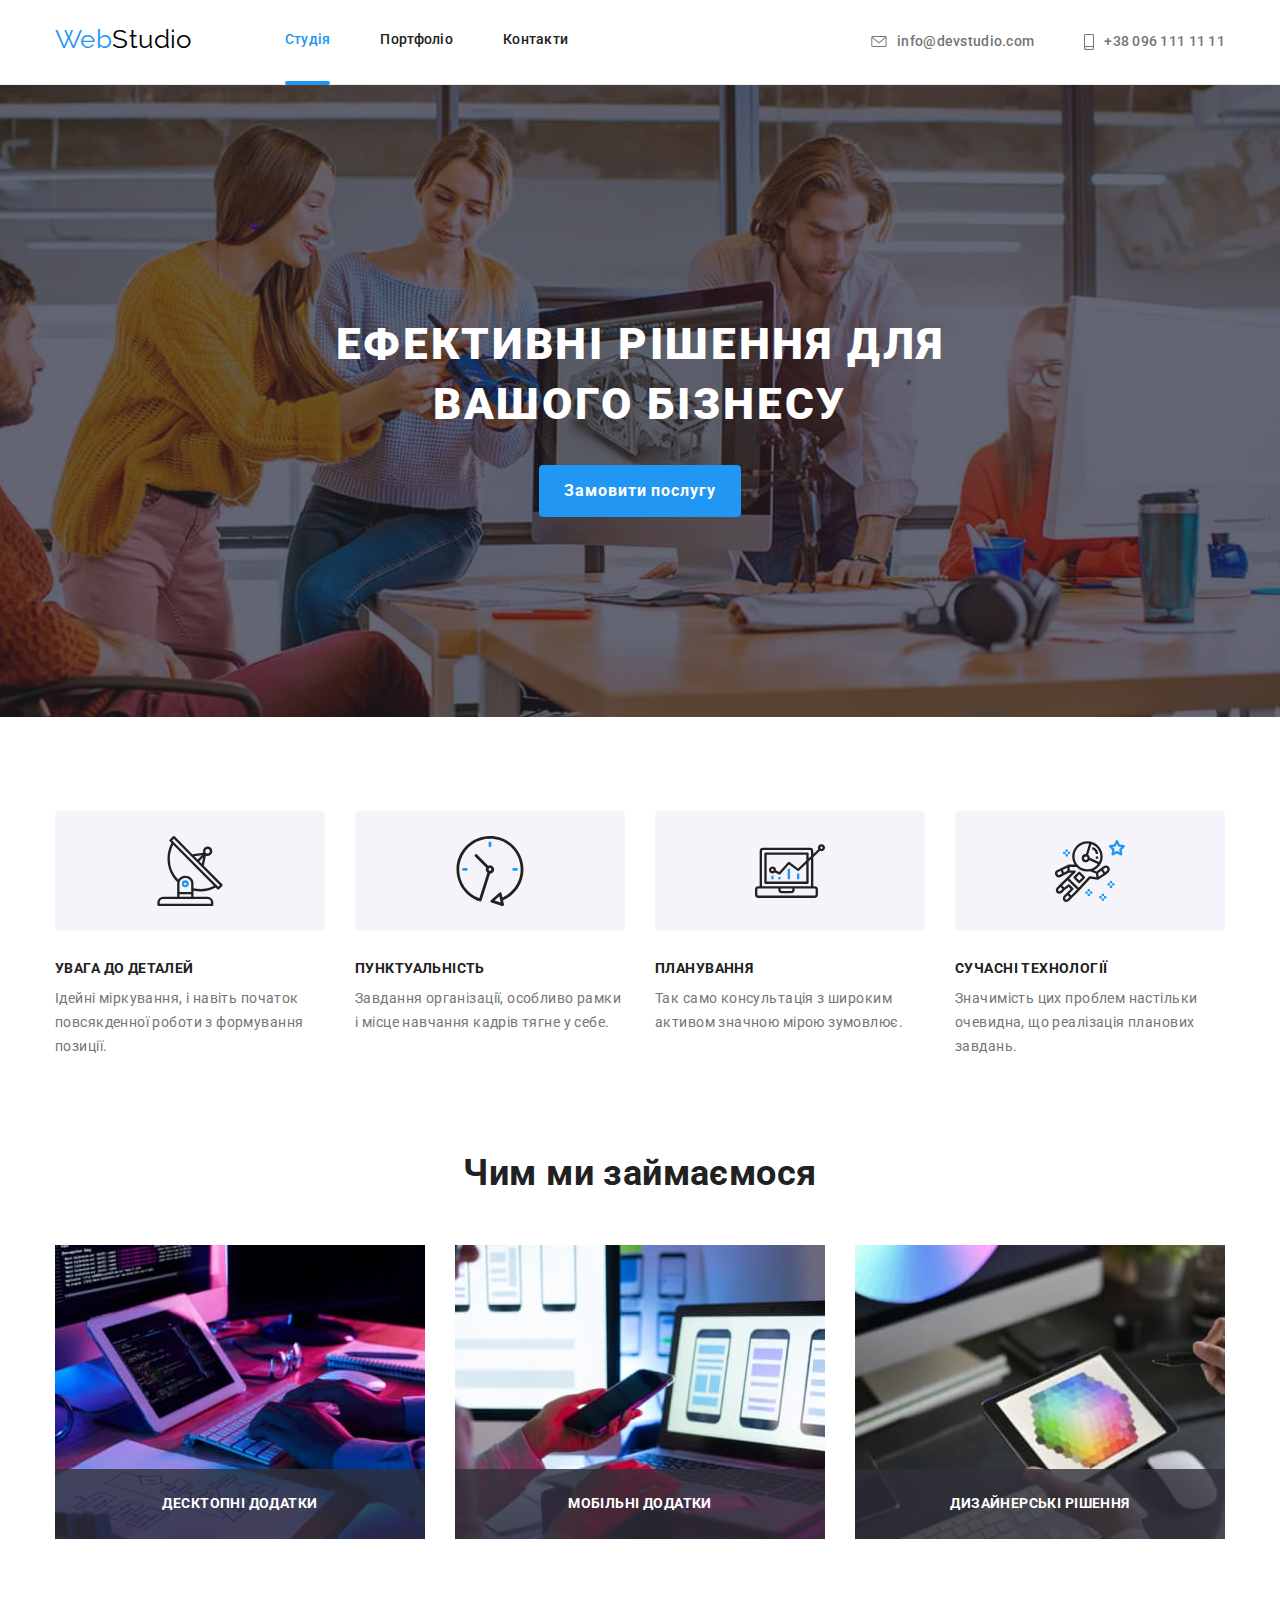
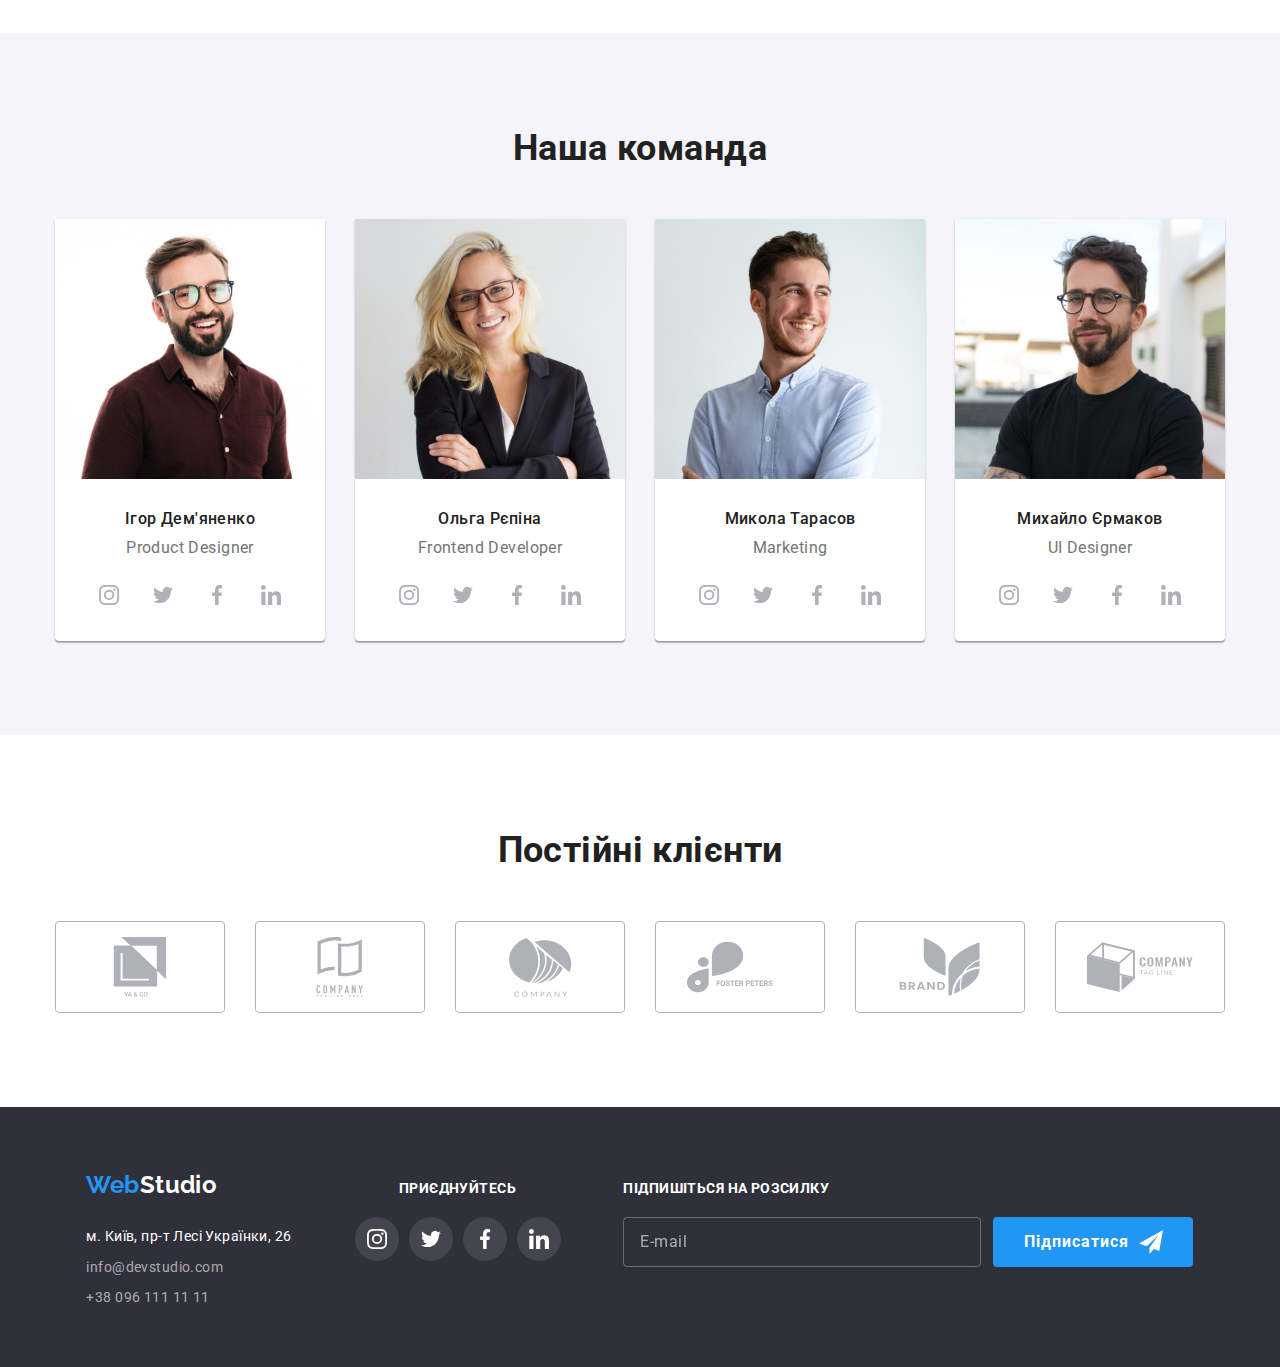
<file: index.html>
<!DOCTYPE html>
<html lang="uk">

<head>
  <meta charset="UTF-8" />
  <meta http-equiv="X-UA-Compatible" content="IE=edge" />
  <meta name="viewport" content="width=device-width, initial-scale=1.0" />
  <title>Студія</title>
  <link
    href="https://fonts.googleapis.com/css2?family=Raleway:wght@700;900&family=Roboto:wght@400;500;700;900&display=swap"
    rel="stylesheet" />
  <link rel="stylesheet"
    href="https://cdnjs.cloudflare.com/ajax/libs/modern-normalize/1.1.0/modern-normalize.min.css" />
  <link rel="stylesheet" href="./css/main.min.css" />
</head>

<body>
<!--Header-->
  <header class="header">
    <div class="conteiner header__conteiner">
      <a class="header__logo" href="./index.html">Web<span class="header__web">Studio</span></a>
      <button type="button" class="menu-open" data-menu-open>
        <svg class="menu-open-icon" width="40" height="40">
          <use href="./images/icons.svg#icon-menu_open">
          </use>
        </svg>
      </button>
<!--Mob Menu-->      
      <div class="mob-menu is-hidden" data-menu>
        <button type="button" class="menu-close" data-menu-close>
          <svg class="menu-close-icon" width="40" height="40">
            <use href="./images/icons.svg#icon-close">
            </use>
          </svg>
        </button>
        <div class="conteiner-menu">
          <div class="mobile-top-list">
            <ul class="mobile-list list">
              <li class="mobile-list__item">
                <a href="./index.html" class="mobile-list__link currently">Студія</a>
              </li>
              <li class="mobile-list__item">
                <a href="./portfolio.html" class="mobile-list__link">Портфоліо</a>
              </li>
              <li class="mobile-list__item">
                <a href="#" class="mobile-list__link">Контакти</a>
              </li>
            </ul>
          </div>
          <div class="mobile-bottom-list">
            <ul class="mobile-contact list">
              <li class="mobile-contact__item">
                <a href="tel:+380961111111"
                class="mobile-contact__link tel">+38 096 111 11 11</a>
              </li>
              <li class="mobile-contact__item">
                <a href="mailto:info@devstudio.com"
                class="mobile-contact__link mail">info@devstudio.com</a>
              </li>
            </ul>
            <ul class="soclink list">
              <li class="soclink__item">
                <a class="soclink__link link" 
                href="" 
                target="blank" 
                rel="noopener noreferrer nofollow">Instagram</a>
              </li>
              <li class="soclink__item">
                <a class="soclink__link link" 
                href="" 
                target="blank" 
                rel="noopener noreferrer nofollow">Twitter</a>
              </li>
              <li class="soclink__item">
                <a class="soclink__link link" 
                href="" 
                target="blank" 
                rel="noopener noreferrer nofollow">Facebook</a>
              </li>
              <li class="soclink__item">
                <a class="soclink__link link" 
                href="" 
                target="blank" 
                rel="noopener noreferrer nofollow">Linkedin</a>
              </li>
            </ul>
          </div>
        </div>
      </div>
      <nav class="navigation">
        <ul class="navigation__menu list">
          <li class="navigation__item">
            <a href="./index.html" class="navigation__link current">Студія</a>
          </li>
          <li class="navigation__item">
            <a href="./portfolio.html" class="navigation__link">Портфоліо</a>
          </li>
          <li class="navigation__item">
            <a href="#" class="navigation__link">Контакти</a>
          </li>
        </ul>
      </nav>
      <ul class="contacts list">
        <li class="contacts__item">
          <a href="mailto:info@devstudio.com" class="contacts__link mail">
            <svg class="contacts__icon" width="16px" height="12px">
              <use href="./images/icons.svg#icon-envelope"></use>
            </svg>info@devstudio.com</a>
        </li>
        <li class="contacts__item">
          <a href="tel:+380961111111" class="contacts__link tel">
            <svg class="contacts__icon" width="10px" height="16px">
              <use href="./images/icons.svg#icon-smartphone"></use>
            </svg> +38 096 111 11 11</a>
        </li>
      </ul>
    </div>
  </header>
  <main>
<!--Hero-->
    <section class="section hero">
      <div class="hero-box">
        <h1 class="hero-title">Ефективні рішення для вашого бізнесу</h1>
        <button type="button" class="button primary" data-modal-open>Замовити послугу</button>
      </div>
    </section>
<!--Features Box-->
    <section class="section">
      <div class="conteiner">
        <h2 class="title-hidden">Особливості</h2>
        <ul class="feature-list list">
          <li class="feature-item">
            <div class="feature-box"><svg class="feature-icon" width="70" height="70">
                <use href="./images/icons.svg#icon-antenna"></use>
              </svg></div>
            <h3 class="feature-title">Увага до деталей</h3>
            <p class="feature-text">
              Ідейні міркування, і навіть початок повсякденної роботи з
              формування позиції.
            </p>
          </li>
          <li class="feature-item">
            <div class="feature-box"><svg class="feature-icon" width="70" height="70">
                <use href="./images/icons.svg#icon-clock"></use>
              </svg></div>
            <h3 class="feature-title">Пунктуальність</h3>
            <p class="feature-text">
              Завдання організації, особливо рамки і місце навчання кадрів
              тягне у себе.
            </p>
          </li>
          <li class="feature-item">
            <div class="feature-box"><svg class="feature-icon" width="70" height="70">
                <use href="./images/icons.svg#icon-diagram"></use>
              </svg></div>
            <h3 class="feature-title">Планування</h3>
            <p class="feature-text">
              Так само консультація з широким активом значною мірою зумовлює.
            </p>
          </li>
          <li class="feature-item">
            <div class="feature-box"><svg class="feature-icon" width="70" height="70">
                <use href="./images/icons.svg#icon-astronaut"></use>
              </svg></div>
            <h3 class="feature-title">Сучасні технології</h3>
            <p class="feature-text">
              Значимість цих проблем настільки очевидна, що реалізація
              планових завдань.
            </p>
          </li>
        </ul>
      </div>
    </section>
<!--Work Options-->
    <section class="section work no-padding">
      <div class="conteiner">
        <h2 class="section-title">Чим ми займаємося</h2>
        <ul class="work-list list">
          <li class="work-item">
            <div class="work-box">
              <picture>
                <source srcset="
                  ./images/photo5.jpg 1x, 
                  ./images/photo5-x2.jpg 2x" 
                  media="(min-width: 1200px" 
                  />
                  <img 
                  src="./images/photo5.jpg" 
                  alt="Людина працює за комп'ютером" 
                  />
              </picture>
              <p class="work-text">Десктопні додатки</p>
            </div>
          </li>
          <li class="work-item">
            <div class="work-box">
              <picture>
                <source srcset="
                  ./images/photo6.jpg 1x, 
                  ./images/photo6-x2.jpg 2x" 
                  media="(min-width: 1200px" 
                  />
                  <img 
                  src="./images/photo6.jpg" 
                  alt="Людина на моніторі розглядає варіанти розмітки сайтів для мобільних пристроїв" 
                  />
              </picture>
              <p class="work-text">Мобільні додатки</p>
            </div>
          </li>
          <li class="work-item">
            <div class="work-box">
              <picture>
                <source srcset="
                  ./images/photo7.jpg 1x, 
                  ./images/photo7-x2.jpg 2x" 
                  media="(min-width: 1200px" 
                  />
                  <img 
                  src="./images/photo7.jpg" 
                  alt="Людина розглядає на планшеті палітру кольорів" 
                  />
              </picture>
              <p class="work-text">Дизайнерські рішення</p>
            </div>
          </li>
        </ul>
      </div>
    </section>
<!--Our team-->
    <section class="section team">
      <div class="conteiner">
        <h2 class="section-title">Наша команда</h2>
        <ul class="team-list list">
          <li class="team-item">
            <picture>
              <source srcset="
              ./images/photo1.jpg 1x, 
              ./images/photo1-x2.jpg 2x"
              media="(min-width: 1200px" 
              />
              <source srcset="
              ./images/photo1-tab-x1.jpg 1x, 
              ./images/photo1-tab-x2.jpg 2x" 
              media="(min-width: 768px" 
              />
              <source srcset="
              ./images/photo1-mob-x1.jpg 1x, 
              ./images/photo1-mob-x2.jpg 2x" 
              media="(min-width: 320px" 
              />
              <img 
              src="./images/photo1.jpg" 
              alt="Хлопець в окулярах та бородою щиро посміхається" 
              />
            </picture>
            <div class="team-content">
              <h3 class="team-title">Ігор Дем'яненко</h3>
              <p class="team-text">Product Designer</p>
              <ul class="team-soc-list list">
                <li class="team-soc-item">
                  <a href="" class="team-soc-link link">
                    <svg class="team-soc-icon" width="20" height="20">
                      <use href="./images/icons.svg#icon-instagram"></use>
                    </svg>
                  </a>
                </li>
                <li class="team-soc-item">
                  <a href="" class="team-soc-link link">
                    <svg class="team-soc-icon" width="20" height="20">
                      <use href="./images/icons.svg#icon-twitter"></use>
                    </svg>
                  </a>
                </li>
                <li class="team-soc-item">
                  <a href="" class="team-soc-link link">
                    <svg class="team-soc-icon" width="20" height="20">
                      <use href="./images/icons.svg#icon-facebook"></use>
                    </svg>
                  </a>
                </li>
                <li class="team-soc-item">
                  <a href="" class="team-soc-link link">
                    <svg class="team-soc-icon" width="20" height="20">
                      <use href="./images/icons.svg#icon-linkedin"></use>
                    </svg>
                  </a>
                </li>
              </ul>
            </div>
          </li>
          <li class="team-item">
            <picture>
              <source srcset="
                ./images/photo2.jpg 1x, 
                ./images/photo2-x2.jpg 2x" 
                media="(min-width: 1200px" 
                />
              <source srcset="
                ./images/photo2-tab-x1.jpg 1x, 
                ./images/photo2-tab-x2.jpg 2x" 
                media="(min-width: 768px" 
                />
              <source srcset="
                ./images/photo2-mob-x1.jpg 1x, 
                ./images/photo2-mob-x2.jpg 2x" 
                media="(min-width: 320px" 
                />
                <img 
                src="./images/photo2.jpg" 
                alt="Білява дівчина посміхається" 
                />
            </picture>
            <div class="team-content">
              <h3 class="team-title">Ольга Рєпіна</h3>
              <p class="team-text">Frontend Developer</p>
              <ul class="team-soc-list list">
                <li class="team-soc-item">
                  <a href="" class="team-soc-link link">
                    <svg class="team-soc-icon" width="20" height="20">
                      <use href="./images/icons.svg#icon-instagram"></use>
                    </svg>
                  </a>
                </li>
                <li class="team-soc-item">
                  <a href="" class="team-soc-link link">
                    <svg class="team-soc-icon" width="20" height="20">
                      <use href="./images/icons.svg#icon-twitter"></use>
                    </svg>
                  </a>
                </li>
                <li class="team-soc-item">
                  <a href="" class="team-soc-link link">
                    <svg class="team-soc-icon" width="20" height="20">
                      <use href="./images/icons.svg#icon-facebook"></use>
                    </svg>
                  </a>
                </li>
                <li class="team-soc-item">
                  <a href="" class="team-soc-link link">
                    <svg class="team-soc-icon" width="20" height="20">
                      <use href="./images/icons.svg#icon-linkedin"></use>
                    </svg>
                  </a>
                </li>
              </ul>
            </div>
          </li>
          <li class="team-item">
            <picture>
              <source srcset="
                ./images/photo3.jpg 1x, 
                ./images/photo3-x2.jpg 2x" 
                media="(min-width: 1200px" 
                />
              <source srcset="
                ./images/photo3-tab-x1.jpg 1x, 
                ./images/photo3-tab-x2.jpg 2x" 
                media="(min-width: 768px" 
                />
              <source srcset="
                ./images/photo3-mob-x1.jpg 1x, 
                ./images/photo3-mob-x2.jpg 2x" 
                media="(min-width: 320px" 
                />
                <img 
                src="./images/photo3.jpg" 
                alt="Хлопець в білій сорочці посміхається" 
                />
            </picture>
            <div class="team-content">
              <h3 class="team-title">Микола Тарасов</h3>
              <p class="team-text">Marketing</p>
              <ul class="team-soc-list list">
                <li class="team-soc-item">
                  <a href="" class="team-soc-link link">
                    <svg class="team-soc-icon" width="20" height="20">
                      <use href="./images/icons.svg#icon-instagram"></use>
                    </svg>
                  </a>
                </li>
                <li class="team-soc-item">
                  <a href="" class="team-soc-link link">
                    <svg class="team-soc-icon" width="20" height="20">
                      <use href="./images/icons.svg#icon-twitter"></use>
                    </svg>
                  </a>
                </li>
                <li class="team-soc-item">
                  <a href="" class="team-soc-link link">
                    <svg class="team-soc-icon" width="20" height="20">
                      <use href="./images/icons.svg#icon-facebook"></use>
                    </svg>
                  </a>
                </li>
                <li class="team-soc-item">
                  <a href="" class="team-soc-link link">
                    <svg class="team-soc-icon" width="20" height="20">
                      <use href="./images/icons.svg#icon-linkedin"></use>
                    </svg>
                  </a>
                </li>
              </ul>
            </div>
          </li>
          <li class="team-item">
            <picture>
              <source srcset="
                ./images/photo4.jpg 1x, 
                ./images/photo4-x2.jpg 2x" 
                media="(min-width: 1200px" 
                />
              <source srcset="
                ./images/photo4-tab-x1.jpg 1x, 
                ./images/photo4-tab-x2.jpg 2x" 
                media="(min-width: 768px" 
                />
              <source srcset="
                ./images/photo4-mob-x1.jpg 1x, 
                ./images/photo4-mob-x2.jpg 2x" 
                media="(min-width: 320px" 
                />
                <img 
                src="./images/photo4.jpg" 
                alt="Чорнявий хлопець в окулярах та борідкою посміхається " 
                />
            </picture>
            <div class="team-content">
              <h3 class="team-title">Михайло Єрмаков</h3>
              <p class="team-text">UI Designer</p>
              <ul class="team-soc-list list">
                <li class="team-soc-item">
                  <a href="" class="team-soc-link link">
                    <svg class="team-soc-icon" width="20" height="20">
                      <use href="./images/icons.svg#icon-instagram"></use>
                    </svg>
                  </a>
                </li>
                <li class="team-soc-item">
                  <a href="" class="team-soc-link link">
                    <svg class="team-soc-icon" width="20" height="20">
                      <use href="./images/icons.svg#icon-twitter"></use>
                    </svg>
                  </a>
                </li>
                <li class="team-soc-item">
                  <a href="" class="team-soc-link link">
                    <svg class="team-soc-icon" width="20" height="20">
                      <use href="./images/icons.svg#icon-facebook"></use>
                    </svg>
                  </a>
                </li>
                <li class="team-soc-item">
                  <a href="" class="team-soc-link link">
                    <svg class="team-soc-icon" width="20" height="20">
                      <use href="./images/icons.svg#icon-linkedin"></use>
                    </svg>
                  </a>
                </li>
              </ul>
            </div>
          </li>
        </ul>
      </div>
    </section>
<!--Client Box-->
    <section class="section client">
      <div class="conteiner">
        <h2 class="section-title">Постійні клієнти</h2>
        <ul class="client-list list">
          <li class="client-item">
            <a href="" class="client-link link">
              <svg class="client-soc-icon" width="106" height="60">
                <use href="./images/icons.svg#icon-yaco"></use>
              </svg>
            </a>
          </li>
          <li class="client-item">
            <a href="" class="client-link link">
              <svg class="client-soc-icon" width="106" height="60">
                <use href="./images/icons.svg#icon-tagline"></use>
              </svg>
            </a>
          </li>
          <li class="client-item">
            <a href="" class="client-link link">
              <svg class="client-soc-icon" width="106" height="60">
                <use href="./images/icons.svg#icon-company-three"></use>
              </svg>
            </a>
          </li>
          <li class="client-item">
            <a href="" class="client-link link">
              <svg class="client-soc-icon" width="106" height="60">
                <use href="./images/icons.svg#icon-foster-peters"></use>
              </svg>
            </a>
          </li>
          <li class="client-item">
            <a href="" class="client-link link">
              <svg class="client-soc-icon" width="106" height="60">
                <use href="./images/icons.svg#icon-brand"></use>
              </svg>
            </a>
          </li>
          <li class="client-item">
            <a href="" class="client-link link">
              <svg class="client-soc-icon" width="106" height="60">
                <use href="./images/icons.svg#icon-company-tagline"></use>
              </svg>
            </a>
          </li>
        </ul>
      </div>
    </section>
  </main>
<!--Footer-->
  <footer class="section-basement">
    <div class="footer-box conteiner">
      <div class="section-box">
      <div class="logo-secondary">
        <a class="logo-secondary__link" href="./index.html">Web<span class="logo-secondary__web">Studio</span></a>
      </div>
      <div class="address-box">
        <address>
            <ul class="address list">
              <li class="address__map">
                <a href="https://goo.gl/maps/CPtrU1FHBa2aNyZL9" target="_blank" rel="noopener noreferrer nofollow"
                class="address__map-link link">м. Київ, пр-т Лесі Українки, 26</a>
              </li>
              <li class="address__mail">
                <a href="mailto:info@devstudio.com" class="address__mail-link link">info@devstudio.com</a>
              </li>
              <li class="address__tel">
                <a href="tel:+380961111111" class="address__tel-link link">+38 096 111 11 11</a>
              </li>
            </ul>
        </address>
      </div>
    </div>
      <div class="social">
        <h2 class="social__title">Приєднуйтесь</h2>
        <ul class="social__list list">
            <li class="social__item">
              <a href="" class="social__link link">
                <svg class="social__icon" width="20" height="20">
                  <use href="./images/icons.svg#icon-instagram"></use>
                </svg>
              </a>
            </li>
            <li class="social__item">
              <a href="" class="social__link link">
                <svg class="social__icon" width="20" height="20">
                  <use href="./images/icons.svg#icon-twitter"></use>
                </svg>
              </a>
            </li>
            <li class="social__item">
              <a href="" class="social__link link">
                <svg class="social__icon" width="20" height="20">
                  <use href="./images/icons.svg#icon-facebook"></use>
                </svg>
              </a>
            </li>
            <li class="social__item">
              <a href="" class="social__link link">
                <svg class="social__icon" width="20" height="20">
                  <use href="./images/icons.svg#icon-linkedin"></use>
                </svg>
              </a>
            </li>
        </ul>
      </div>
      <div class="sign">
        <p class="sign__text">Підпишіться на розсилку</p>
        <form action="#" class="sign__form">
            <input type="email" name="email" placeholder="E-mail" class="sign__input">
            <button type="submit" class="sign__button">Підписатися
              <svg class="sign__icon" width="24" height="24">
                <use href="./images/icons.svg#icon-icon-send"></use>
              </svg>
            </button>
        </form>
      </div>
    </div>
  </footer>
<!--Modal Box-->
  <div class="backdrop is-hidden" data-modal>
    <div class="modal">
      <button type="button" class="modal-close" data-modal-close>
        <svg class="modal-close-icon" width="18" height="18">
          <use href="./images/icons.svg#icon-close"></use>
        </svg>
      </button>
      <p class="modal-title">Залиште свої дані, ми вам передзвонимо</p>
      <form class="modal-form">
        <div class="modal-field">
        <label for="user-name" class="input-lable">Ім'я</label>
          <div class="input-wrap">
            <input type="text" name="user-name" class="modal-input" placeholder="" id="user-name"/>
            <svg class="modal-input-icon" width="18" height="18">
              <use href="./images/icons.svg#icon-person">
              </use>
            </svg>
          </div>
        </div>
        <div class="modal-field">
          <label for="user-tel" class="input-lable">Телефон</label>
          <div class="input-wrap">
            <input type="tel" name="user-tel" class="modal-input" placeholder="" id="user-tel"/>
            <svg class="modal-input-icon" width="18" height="18">
              <use href="./images/icons.svg#icon-phone">
              </use>
            </svg>
          </div>
        </div>
        <div class="modal-field">
          <label for="user-email" class="input-lable">Пошта</label>
          <div class="input-wrap">
            <input type="email" name="user-email" class="modal-input" placeholder="" id="user-email" />
            <svg class="modal-input-icon" width="18" height="18">
              <use href="./images/icons.svg#icon-email">
              </use>
            </svg>
          </div>
        </div>
        <div class="modal-field-comment">
          <label for="user-comment" class="input-lable">Коментар</label>
          <textarea 
            name="user-comment" 
            id="user-comment" 
            class="modal-text" 
            placeholder="Введіть текст"></textarea>
        </div>
        <div class="check-box">
          <input 
          type="checkbox" 
          name="checkbox" 
          id="checkbox" 
          class="check-input">
          <label 
          for="checkbox" 
          class="check-lable">
          <span class="check-icon-title">
            <svg class="check-icon">
              <use href="./images/icons.svg#icon-icon-check"></use>
            </svg>
          </span>
          <span class="check-text">Погоджуюся з розсилкою та приймаю</span>
          <span class="check-link-title">
            <a href="./index.html" class="check-link">Умови договору</a>
          </span>
        </label>
      </div>
      <button type="submit" class="send-modal-button">Відправити</button>
      </form>
    </div>
  </div>
  <script src="./js/modal.js"></script>
  <script src="./js/mobile-menu.js"></script>
</body>

</html>
</file>
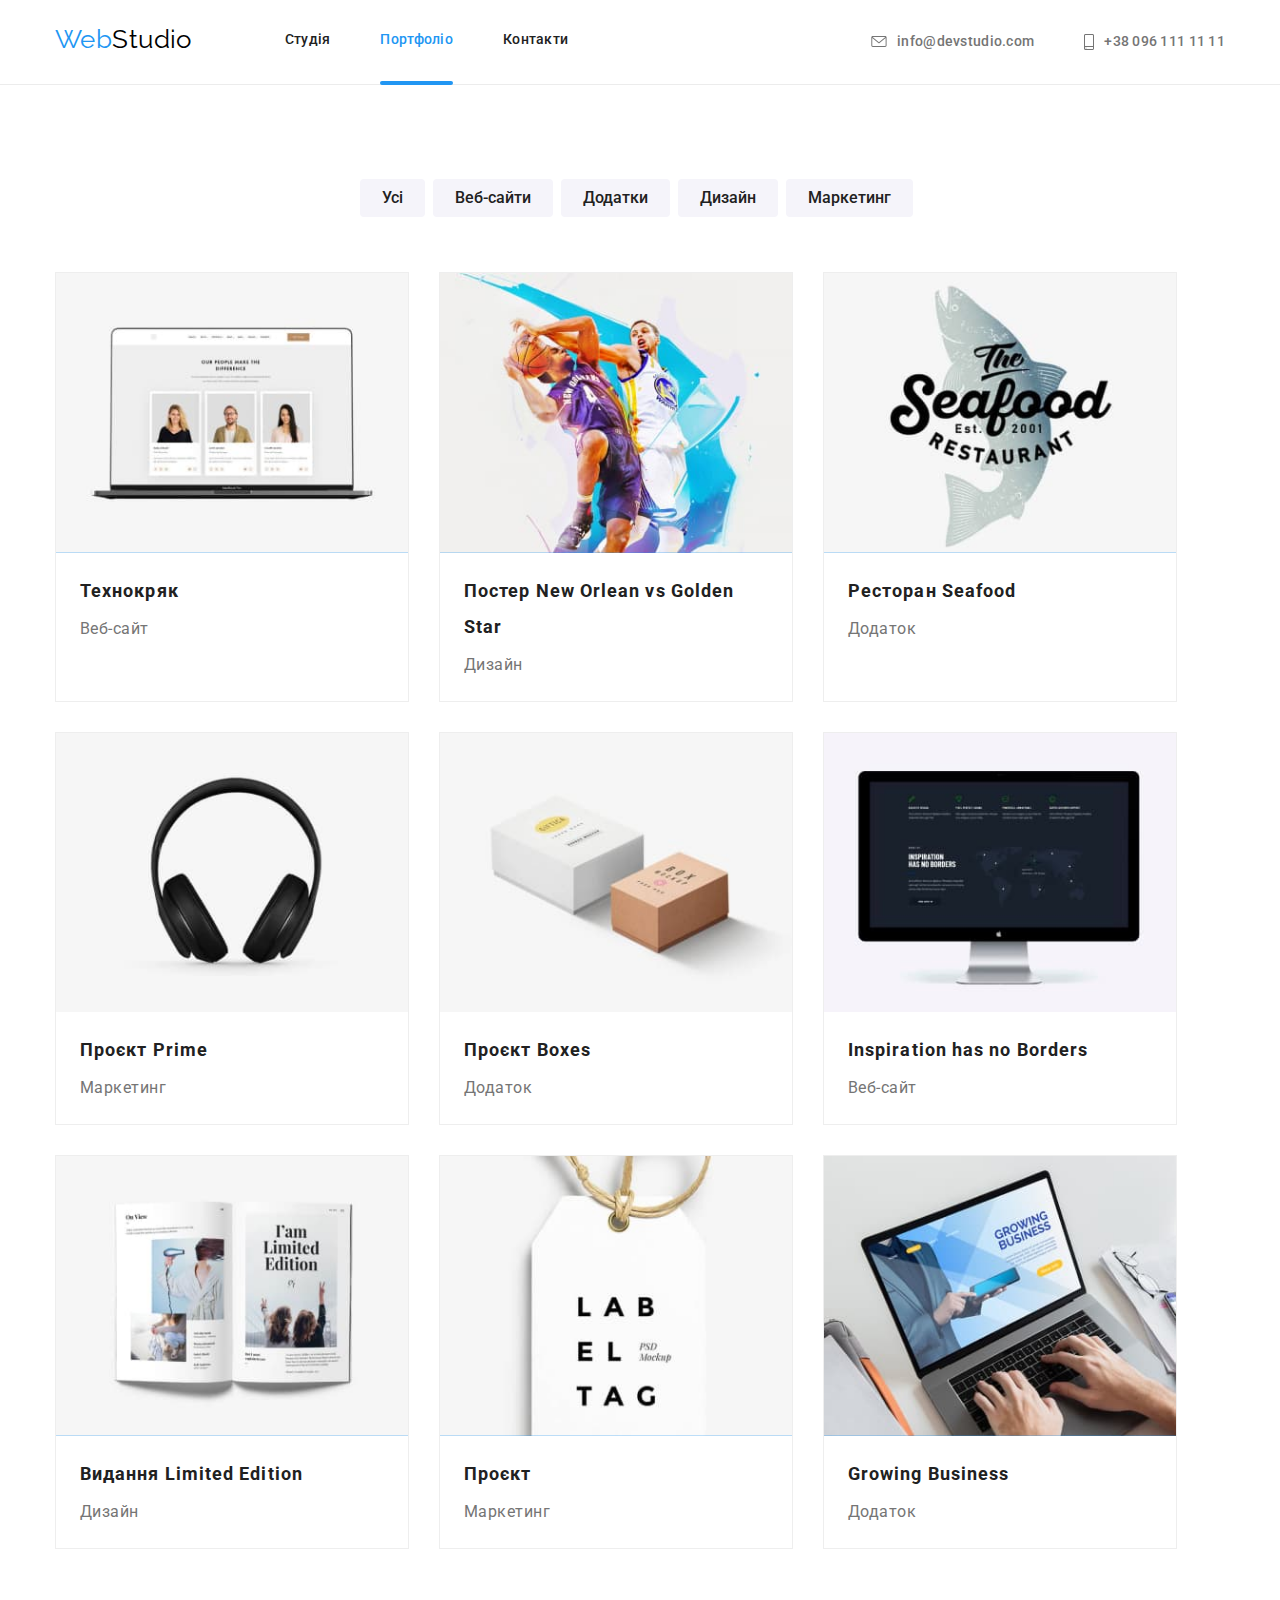
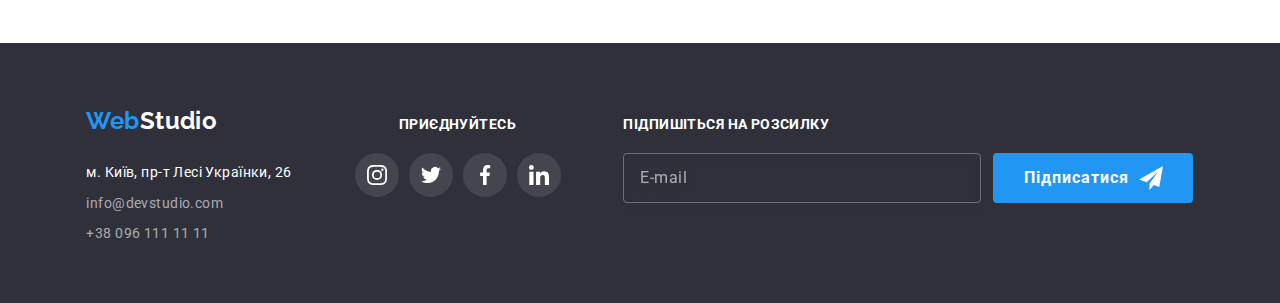
<file: portfolio.html>
<!DOCTYPE html>
<html lang="uk">

<head>
  <meta charset="UTF-8" />
  <meta http-equiv="X-UA-Compatible" content="IE=edge" />
  <meta name="viewport" content="width=device-width, initial-scale=1.0" />
  <title>Студія</title>
  <link
    href="https://fonts.googleapis.com/css2?family=Raleway:wght@700;900&family=Roboto:wght@400;500;700;900&display=swap"
    rel="stylesheet" />
  <link rel="stylesheet"
    href="https://cdnjs.cloudflare.com/ajax/libs/modern-normalize/1.1.0/modern-normalize.min.css" />
  <link rel="stylesheet" href="./css/main.min.css" />
</head>

<body>
<!--Header-->
<header class="header">
  <div class="conteiner header__conteiner">
    <a class="header__logo" href="./index.html">Web<span class="header__web">Studio</span></a>
    <button type="button" class="menu-open" data-menu-open>
      <svg class="menu-open-icon" width="40" height="40">
        <use href="./images/icons.svg#icon-menu_open">
        </use>
      </svg>
    </button>
    <!--Mob Menu-->
    <div class="mob-menu is-hidden" data-menu>
      <button type="button" class="menu-close" data-menu-close>
        <svg class="menu-close-icon" width="40" height="40">
          <use href="./images/icons.svg#icon-close">
          </use>
        </svg>
      </button>
      <div class="conteiner-menu">
        <div class="mobile-top-list">
          <ul class="mobile-list list">
            <li class="mobile-list__item">
              <a href="./index.html" class="mobile-list__link">Студія</a>
            </li>
            <li class="mobile-list__item">
              <a href="./portfolio.html" class="mobile-list__link currently">Портфоліо</a>
            </li>
            <li class="mobile-list__item">
              <a href="#" class="mobile-list__link">Контакти</a>
            </li>
          </ul>
        </div>
        <div class="mobile-bottom-list">
          <ul class="mobile-contact list">
            <li class="mobile-contact__item">
              <a href="tel:+380961111111" class="mobile-contact__link tel">+38 096 111 11 11</a>
            </li>
            <li class="mobile-contact__item">
              <a href="mailto:info@devstudio.com" class="mobile-contact__link mail">info@devstudio.com</a>
            </li>
          </ul>
          <ul class="soclink list">
            <li class="soclink__item">
              <a class="soclink__link link" href="" target="blank" rel="noopener noreferrer nofollow">Instagram</a>
            </li>
            <li class="soclink__item">
              <a class="soclink__link link" href="" target="blank" rel="noopener noreferrer nofollow">Twitter</a>
            </li>
            <li class="soclink__item">
              <a class="soclink__link link" href="" target="blank" rel="noopener noreferrer nofollow">Facebook</a>
            </li>
            <li class="soclink__item">
              <a class="soclink__link link" href="" target="blank" rel="noopener noreferrer nofollow">Linkedin</a>
            </li>
          </ul>
        </div>
      </div>
    </div>
    <nav class="navigation">
      <ul class="navigation__menu list">
        <li class="navigation__item">
          <a href="./index.html" class="navigation__link">Студія</a>
        </li>
        <li class="navigation__item">
          <a href="./portfolio.html" class="navigation__link current">Портфоліо</a>
        </li>
        <li class="navigation__item">
          <a href="#" class="navigation__link">Контакти</a>
        </li>
      </ul>
    </nav>
    <ul class="contacts list">
      <li class="contacts__item">
        <a href="mailto:info@devstudio.com" class="contacts__link mail">
          <svg class="contacts__icon" width="16px" height="12px">
            <use href="./images/icons.svg#icon-envelope"></use>
          </svg>info@devstudio.com</a>
      </li>
      <li class="contacts__item">
        <a href="tel:+380961111111" class="contacts__link tel">
          <svg class="contacts__icon" width="10px" height="16px">
            <use href="./images/icons.svg#icon-smartphone"></use>
          </svg> +38 096 111 11 11</a>
      </li>
    </ul>
  </div>
</header>
  <main>
    <!--Filters Box-->
    <section class="section">
      <div class="conteiner">
        <h1 class="title-hidden">Портфоліо</h1>
        <ul class="filter list">
          <!--Filter All-->
          <li class="filter-item">
            <button type="button" class="button secondary">
              <a>Усі</a>
            </button>
          </li>
          <!--Filter Web Site-->
          <li class="filter-item">
            <button type="button" class="button secondary">
              <a>Веб-сайти</a>
            </button>
          </li>
          <!--Filter Apps-->
          <li class="filter-item">
            <button type="button" class="button secondary">
              <a>Додатки</a>
            </button>
          </li>
          <!--Filter Design-->
          <li class="filter-item">
            <button type="button" class="button secondary">
              <a>Дизайн</a>
            </button>
          </li>
          <!--Filter Marketing-->
          <li class="filter-item">
            <button type="button" class="button secondary">
              <a>Маркетинг</a>
            </button>
          </li>
        </ul>
        <!--Projects Box-->
        <ul class="project list">
          <!--Project 1-->
          <li class="project-item">
            <a href="#" class="project-link link">
              <div class="project-top">
                <img src="./images/project1.jpg" alt="Відкритий ноутбук" class="project-photo" />
                <p class="project-overley">Ресурс пропонує комплексні пропозиції з різним рівнем функціоналу та сервісів. Все
                  це дозволить відвідувачу отримати вичерпні відомості про компанію чи приватну особу.</p>
              </div>
              <div class="project-content">
                <h3 class="project-title">Технокряк</h3>
                <p class="project-text">Веб-сайт</p>
              </div>
            </a>
          </li>
          <!--Project 2-->
          <li class="project-item">
            <a href="#" class="project-link link">
              <div class="project-top">
                <img src="./images/project2.jpg" alt="Два баскетболіста стрибають" class="project-photo" />
                <p class="project-overley">Ресурс пропонує комплексні пропозиції з різним рівнем функціоналу та сервісів. Все
                  це дозволить відвідувачу отримати вичерпні відомості про компанію чи приватну особу.</p>
              </div>
              <div class="project-content">
                <h3 class="project-title">Постер New Orlean vs Golden Star</h3>
                <p class="project-text">Дизайн</p>
              </div>
            </a>
          </li>
          <!--Project 3-->
          <li class="project-item">
            <a href="#" class="project-link link">
              <div class="project-top">
                <img src="./images/project3.jpg" alt="Логотип рибного ресторану" class="project-photo" />
                <p class="project-overley">Ресурс пропонує комплексні пропозиції з різним рівнем функціоналу та сервісів. Все
                  це дозволить відвідувачу отримати вичерпні відомості про компанію чи приватну особу.</p>
              </div>
              <div class="project-content">
                <h3 class="project-title">Ресторан Seafood</h3>
                <p class="project-text">Додаток</p>
              </div>
            </a>
          </li>
          <!--Project 4-->
          <li class="project-item">
            <a href="#" class="project-link link">
              <div class="project-top">
                <img src="./images/project4.jpg" alt="Навушники закритого типу" class="project-photo" />
                <p class="project-overley">Ресурс пропонує комплексні пропозиції з різним рівнем функціоналу та сервісів. Все
                  це дозволить відвідувачу отримати вичерпні відомості про компанію чи приватну особу.</p>
              </div>
              <div class="project-content">
                <h3 class="project-title">Проєкт Prime</h3>
                <p class="project-text">Маркетинг</p>
              </div>
            </a>
          </li>
          <!--Project 5-->
          <li class="project-item">
            <a href="#" class="project-link link">
              <div class="project-top">
                <img src="./images/project5.jpg" alt="Дві картонні коробки" class="project-photo" />
                <p class="project-overley">Ресурс пропонує комплексні пропозиції з різним рівнем функціоналу та сервісів. Все
                  це дозволить відвідувачу отримати вичерпні відомості про компанію чи приватну особу.</p>
              </div>
              <div class="project-content">
                <h3 class="project-title">Проєкт Boxes</h3>
                <p class="project-text">Додаток</p>
              </div>
            </a>
          </li>
          <!--Project 6-->
          <li class="project-item">
            <a href="#" class="project-link link">
              <div class="project-top">
                <img src="./images/project6.jpg" alt="Сайт зображений на моноблоці Apple iMac" class="project-photo" />
                <p class="project-overley">Ресурс пропонує комплексні пропозиції з різним рівнем функціоналу та сервісів. Все
                  це дозволить відвідувачу отримати вичерпні відомості про компанію чи приватну особу.</p>
              </div>
              <div class="project-content">
                <h3 class="project-title">Inspiration has no Borders</h3>
                <p class="project-text">Веб-сайт</p>
              </div>
            </a>
          </li>
          <!--Project 7-->
          <li class="project-item">
            <a href="#" class="project-link link">
              <div class="project-top">
                <img src="./images/project7.jpg" alt="Розгорнутий журнал" class="project-photo" />
                <p class="project-overley">Ресурс пропонує комплексні пропозиції з різним рівнем функціоналу та сервісів. Все
                  це
                  дозволить відвідувачу отримати
                  вичерпні відомості про компанію чи приватну особу.</p>
              </div>
              <div class="project-content">
                <h3 class="project-title">Видання Limited Edition</h3>
                <p class="project-text">Дизайн</p>
              </div>
            </a>
          </li>
          <!--Project 8-->
          <li class="project-item">
            <a href="#" class="project-link link">
              <div class="project-top">
                <img src="./images/project8.jpg" alt="Паперовий ярлик з написом" class="project-photo" />
                <p class="project-overley">Ресурс пропонує комплексні пропозиції з різним рівнем функціоналу та сервісів. Все
                  це
                  дозволить відвідувачу отримати
                  вичерпні відомості про компанію чи приватну особу.</p>
              </div>
              <div class="project-content">
                <h3 class="project-title">Проєкт</h3>
                <p class="project-text">Маркетинг</p>
              </div>
            </a>
          </li>
          <!--Project 9-->
          <li class="project-item">
            <a href="#" class="project-link link">
              <div class="project-top">
                <img src="./images/project9.jpg" alt="Людина працює на ноутбуці" class="project-photo" />
                <p class="project-overley">Ресурс пропонує комплексні пропозиції з різним рівнем функціоналу та сервісів. Все
                  це
                  дозволить відвідувачу отримати
                  вичерпні відомості про компанію чи приватну особу.</p>
              </div>
              <div class="project-content">
                <h3 class="project-title">Growing Business</h3>
                <p class="project-text">Додаток</p>
              </div>
            </a>
          </li>
        </ul>
      </div>
    </section>
  </main>
<!--Footer-->
<footer class="section-basement">
  <div class="footer-box conteiner">
    <div class="section-box">
      <div class="logo-secondary">
        <a class="logo-secondary__link" href="./index.html">Web<span class="logo-secondary__web">Studio</span></a>
      </div>
      <div class="address-box">
        <address>
          <ul class="address list">
            <li class="address__map">
              <a href="https://goo.gl/maps/CPtrU1FHBa2aNyZL9" target="_blank" rel="noopener noreferrer nofollow"
                class="address__map-link link">м. Київ, пр-т Лесі Українки, 26</a>
            </li>
            <li class="address__mail">
              <a href="mailto:info@devstudio.com" class="address__mail-link link">info@devstudio.com</a>
            </li>
            <li class="address__tel">
              <a href="tel:+380961111111" class="address__tel-link link">+38 096 111 11 11</a>
            </li>
          </ul>
        </address>
      </div>
    </div>
    <div class="social">
      <h2 class="social__title">Приєднуйтесь</h2>
      <ul class="social__list list">
        <li class="social__item">
          <a href="" class="social__link link">
            <svg class="social__icon" width="20" height="20">
              <use href="./images/icons.svg#icon-instagram"></use>
            </svg>
          </a>
        </li>
        <li class="social__item">
          <a href="" class="social__link link">
            <svg class="social__icon" width="20" height="20">
              <use href="./images/icons.svg#icon-twitter"></use>
            </svg>
          </a>
        </li>
        <li class="social__item">
          <a href="" class="social__link link">
            <svg class="social__icon" width="20" height="20">
              <use href="./images/icons.svg#icon-facebook"></use>
            </svg>
          </a>
        </li>
        <li class="social__item">
          <a href="" class="social__link link">
            <svg class="social__icon" width="20" height="20">
              <use href="./images/icons.svg#icon-linkedin"></use>
            </svg>
          </a>
        </li>
      </ul>
    </div>
    <div class="sign">
      <p class="sign__text">Підпишіться на розсилку</p>
      <form action="#" class="sign__form">
        <input type="email" name="email" placeholder="E-mail" class="sign__input">
        <button type="submit" class="sign__button">Підписатися
          <svg class="sign__icon" width="24" height="24">
            <use href="./images/icons.svg#icon-icon-send"></use>
          </svg>
        </button>
      </form>
    </div>
  </div>
</footer>
<script src="./js/mobile-menu.js"></script>
</body>

</html>
</file>
<file: css/main.min.css>
:root{--primary-text-color: #212121;--title-text-color: #757575;--basement-text-color: rgba(255, 255, 255, 0.6);--white-color: #FFFFFF;--black-color: #000000;--accent-color: #2196F3;--primary-btn-color: #F5F4FA;--activ-btn-color: #188CE8;--hero-bcgnd-color: #2F303A;--head-bcgnd-color: #ECECEC;--border-color: #EEEEEE;--border-client-color: #AFB1B8;--adress-icon-color: rgba(255, 255, 255, 0.1);--top-texbgnd-color: rgba(33, 150, 243, 0.9);--backdrop-color: rgba(0, 0, 0, 0.2);--gradient-hero: linear-gradient rgba(47, 48, 58, 0.4), rgba(47, 48, 58, 0.4)}.title-hidden{position:absolute;white-space:nowrap;width:1px;height:1px;overflow:hidden;border:0;clip:rect(0 0 0 0);-webkit-clip-path:inset(50%);clip-path:inset(50%);margin:-1px}.list{list-style:none;padding:0;margin:0}.header{padding-top:0;padding-bottom:0;border-bottom-width:1px;border-bottom-style:solid;border-bottom-color:var(--head-bcgnd-color)}img{display:block;max-width:100%;height:auto}.conteiner{width:100%;padding-left:15px;padding-right:15px;margin:0 auto}@media screen and (min-width: 480px){.conteiner{width:480px}}@media screen and (min-width: 768px){.conteiner{width:768px}}@media screen and (min-width: 1200px){.conteiner{width:1200px}}body{font-family:"Roboto",sans-serif;font-size:14px;letter-spacing:.03em;color:var(--primary-text-color);background-color:var(--white-color)}.title-hidden{position:absolute;white-space:nowrap;width:1px;height:1px;overflow:hidden;border:0;clip:rect(0 0 0 0);-webkit-clip-path:inset(50%);clip-path:inset(50%);margin:-1px}.is-hidden{opacity:0;visibility:hidden;pointer-events:none}.button{border:1px solid rgba(0,0,0,0);color:var(--white-color)}.button.primary{font-weight:700;font-size:16px;line-height:1.88;letter-spacing:.06em;color:var(--white-color);padding:10px 24px;border-radius:4px;background-color:var(--accent-color);transition:250ms cubic-bezier(0.4, 0, 0.2, 1)}.button.primary:hover,.button.primary:focus{color:var(--white-color);background-color:var(--activ-btn-color);cursor:pointer}.button.secondary{font-weight:500;font-size:16px;line-height:1.63;color:var(--primary-text-color);background-color:var(--primary-btn-color);padding:6px 22px;border-radius:4px;border:0;transition:250ms cubic-bezier(0.4, 0, 0.2, 1)}.button.secondary:hover,.button.secondary:focus{color:var(--white-color);background-color:var(--accent-color);box-shadow:0px 3px 1px rgba(0,0,0,.1),0px 1px 2px rgba(0,0,0,.08),0px 2px 2px rgba(0,0,0,.12);cursor:pointer}.header__conteiner{display:flex}.header__logo{display:inline-block;font-family:"Raleway";font-size:26px;line-height:1.19;text-decoration:none;color:var(--accent-color);margin-right:93px;padding-top:24px;padding-bottom:25px}.header__web{text-decoration:none;color:var(--black-color)}.navigation{display:none;align-items:center;margin-right:auto}@media screen and (min-width: 768px){.navigation{display:flex}}.navigation__menu{display:flex}.navigation__item:not(:last-child){margin-right:50px}.navigation__link{display:block;font-style:normal;font-weight:500;font-size:14px;line-height:1.14;letter-spacing:.02em;text-decoration:none;color:var(--primary-text-color);padding-top:32px;padding-bottom:32px;transition:250ms cubic-bezier(0.4, 0, 0.2, 1)}.navigation__link:hover,.navigation__link:focus{color:var(--accent-color)}.navigation__link.current{color:var(--accent-color)}.navigation__link.current::after{content:"";display:flex;background-color:var(--accent-color);width:100%;height:4px;border-radius:2px;transform:translateY(33px);position:relative}.contacts{display:none}@media screen and (min-width: 768px){.contacts{display:flex;flex-direction:column;margin-top:auto;margin-bottom:auto}}@media screen and (min-width: 1200px){.contacts{flex-direction:row}}.contacts__icon{margin-right:10px;vertical-align:middle;fill:currentColor}@media screen and (min-width: 1200px){.contacts__item:not(:last-child){margin-right:50px}}.menu-open{margin-left:auto;border:none;background-color:var(--white-color)}@media screen and (min-width: 768px){.menu-open{display:none}}.mob-menu{width:100vw;height:100vh;background-color:var(--white-color);left:0;position:fixed;z-index:1;padding-top:48px;padding-bottom:48px}@media screen and (min-width: 768px){.mob-menu{display:none}}.mob-menu>.conteiner-menu{width:100%;height:100%;padding-left:40px;padding-right:40px;display:flex;flex-direction:column;justify-content:space-between;overflow:auto}.menu-close{position:absolute;top:10px;right:15px;display:block;border:none;background-color:var(--white-color)}.mobile-list__item{margin-bottom:32px}.mobile-list__link{text-decoration:none;font-weight:500;font-size:40px;line-height:1.17;letter-spacing:.02em;color:var(--primary-text-color)}.mobile-list__link:hover,.mobile-list__link:focus{color:var(--accent-color)}.mobile-list__link.currently{color:var(--accent-color);filter:drop-shadow(0px 4px 4px rgba(0, 0, 0, 0.25))}.tel{font-weight:500;font-size:27px;line-height:40px;letter-spacing:.02em;text-decoration:none;color:var(--accent-color)}@media screen and (min-width: 480px){.tel{font-size:34px}}.mail{font-weight:500;font-size:24px;line-height:28px;letter-spacing:.02em;text-decoration:none;color:#757575}.contacts__link.mail{display:flex;font-weight:500;font-size:12px;line-height:1.17;letter-spacing:.02em;text-decoration:none;color:var(--title-text-color);align-items:center;transition:250ms cubic-bezier(0.4, 0, 0.2, 1)}@media screen and (min-width: 1200px){.contacts__link.mail{font-size:14px;line-height:1.14;padding-top:32px;padding-bottom:32px}}.contacts__link.mail:hover,.contacts__link.mail:focus{color:var(--accent-color)}.contacts__link.tel{display:flex;font-weight:500;font-size:12px;line-height:1.17;letter-spacing:.02em;text-decoration:none;color:var(--title-text-color);align-items:center;transition:250ms cubic-bezier(0.4, 0, 0.2, 1);margin-bottom:0px}@media screen and (min-width: 1200px){.contacts__link.tel{font-size:14px;line-height:1.14;padding-top:32px;padding-bottom:32px}}.contacts__link.tel:hover,.contacts__link.tel:focus{color:var(--accent-color)}.mobile-contact{margin-bottom:64px}.mobile-contact__item:not(:last-child){margin-bottom:32px}.soclink{display:flex;align-items:flex-start}.soclink__link{font-weight:500;font-size:11px;line-height:22px;letter-spacing:.02em;color:#2196f3;text-decoration:none}@media screen and (min-width: 480px){.soclink__link{font-size:18px}}.soclink__item:not(:last-child){height:22px;padding-right:10px;border-right:1px solid rgba(33,33,33,.2)}.soclink__item:not(:first-child){padding-left:10px}.backdrop{width:100%;height:100%;background-color:var(--backdrop-color);position:fixed;top:0;transition:opacity 250ms linear,visibility 250ms linear}.modal{width:450px;height:609px;position:absolute;top:50%;left:50%;padding:40px;transform:translate(-50%, -50%);background:var(--white-color);box-shadow:0px 1px 3px rgba(0,0,0,.12),0px 1px 1px rgba(0,0,0,.14),0px 2px 1px rgba(0,0,0,.2);border-radius:4px;transform:translate(-50%, -50%) scale(1);transition:transform 250ms linear}.backdrop.is-hidden .modal{transform:translate(-50%, -50%) scale(0)}@media screen and (max-width: 479px){.modal{width:95%}}@media screen and (min-width: 1200px){.modal{width:528px;height:581px}}.modal-close{position:absolute;display:flex;align-items:center;justify-content:center;top:8px;right:8px;border-radius:50%;width:30px;height:30px;background-color:rgba(0,0,0,0);border:1px solid rgba(0,0,0,.1);cursor:pointer}.modal-close:hover,.modal-close:focus{fill:var(--accent-color);transition:500ms cubic-bezier(0.4, 0, 0.2, 1)}.modal-title{font-weight:700;font-size:20px;text-align:center;margin-top:0;margin-bottom:12px}.modal-field{margin-bottom:10px}.modal-field-comment{margin-bottom:20px}.input-lable{display:block;font-weight:400;font-size:12px;line-height:1.17;letter-spacing:.01em;margin-bottom:4px;color:var(--title-text-color)}.input-wrap{position:relative}.modal-text{display:block;width:100%;height:120px;border:1px solid rgba(33,33,33,.2);border-radius:4px;padding:16px;resize:none;outline:rgba(0,0,0,0);font-style:normal;font-weight:400;font-size:12px;line-height:1.17;letter-spacing:.01em;transition:border-color 250ms cubic-bezier(0.4, 0, 0.2, 1)}.modal-text:focus{border-color:var(--accent-color)}.modal-text::-moz-placeholder{font-weight:400;font-size:12px;line-height:14px;letter-spacing:.01em;color:rgba(117,117,117,.5)}.modal-text:-ms-input-placeholder{font-weight:400;font-size:12px;line-height:14px;letter-spacing:.01em;color:rgba(117,117,117,.5)}.modal-text::placeholder{font-weight:400;font-size:12px;line-height:14px;letter-spacing:.01em;color:rgba(117,117,117,.5)}.modal-input{width:100%;height:40px;border:1px solid rgba(33,33,33,.2);border-radius:4px;font-weight:400;font-size:12px;line-height:1.17;letter-spacing:.01em;color:var(--black-color);padding-left:39px;outline:rgba(0,0,0,0);transition:border-color 250ms cubic-bezier(0.4, 0, 0.2, 1)}.modal-input:focus{border-color:var(--accent-color)}.modal-input::-moz-placeholder{font-weight:400;font-size:12px;line-height:14px;letter-spacing:.01em;color:rgba(117,117,117,.5)}.modal-input:-ms-input-placeholder{font-weight:400;font-size:12px;line-height:14px;letter-spacing:.01em;color:rgba(117,117,117,.5)}.modal-input::placeholder{font-weight:400;font-size:12px;line-height:14px;letter-spacing:.01em;color:rgba(117,117,117,.5)}.modal-input-icon{position:absolute;left:15px;top:50%;transform:translateY(-50%);transition:fill 250ms cubic-bezier(0.4, 0, 0.2, 1)}.modal-input:focus+.modal-input-icon{fill:var(--accent-color)}.check-box{display:flex;align-items:center;justify-content:center;margin-bottom:30px}.check-input{appearance:none;-webkit-appearance:none;-moz-appearance:none}.check-input:checked+.check-lable .check-icon-title{background-color:var(--accent-color);border:none}.check-lable{display:flex;justify-content:center;align-items:center}.check-icon-title{display:flex;justify-content:center;align-items:center;border:2px solid #000;fill:var(--white-color);border-radius:4px;width:16px;height:15px;transition:background-color 250ms cubic-bezier(0.4, 0, 0.2, 1),border-color 250ms cubic-bezier(0.4, 0, 0.2, 1)}.check-text{margin-left:7px;font-style:normal;font-weight:400;font-size:12px;line-height:1.17;letter-spacing:.03em;color:var(--title-text-color)}@media screen and (min-width: 1200px){.check-text{font-size:14px;line-height:1.71}}.check-link{margin-left:4px;color:var(--accent-color);text-decoration:underline;font-style:normal;font-weight:400;font-size:14px;line-height:1.71}.send-modal-button{display:block;margin:0 auto;width:200px;min-height:50px;background:var(--accent-color);border-radius:4px;border:none;font-style:normal;font-weight:700;font-size:16px;line-height:1.88;letter-spacing:.06em;color:var(--white-color)}.send-modal-button:hover,.send-modal-button:focus{box-shadow:0px 4px 4px rgba(0,0,0,.15);cursor:pointer}.section{padding-top:60px;padding-bottom:60px}.section.no-padding{padding-top:0}@media screen and (min-width: 1200px){.section{padding-top:94px;padding-bottom:94px}}.filter-section{padding-top:60px;padding-bottom:40px}@media screen and (min-width: 768px){.filter-section{padding-bottom:30px}}@media screen and (min-width: 1200px){.filter-section{padding-top:94px;padding-bottom:94px}}.section.hero{text-align:center;background-color:var(--hero-bcgnd-color);background-image:linear-gradient(rgba(47, 48, 58, 0.4), rgba(47, 48, 58, 0.4)),url(../images/hero-mobile.jpg);background-repeat:no-repeat;background-position:center;background-size:cover;max-width:1600px;margin:0 auto;padding-top:118px;padding-bottom:118px}@media(min-device-pixel-ratio: 2),(-webkit-min-device-pixel-ratio: 2),(min-resolution: 192dpi),(min-resolution: 2dppx){.section.hero{background-image:linear-gradient(rgba(47, 48, 58, 0.4), rgba(47, 48, 58, 0.4)),url(../images/hero-mobile2x.jpg)}}@media screen and (min-width: 768px){.section.hero{background-image:linear-gradient(rgba(47, 48, 58, 0.4), rgba(47, 48, 58, 0.4)),url(../images/hero-tablet.jpg)}}@media screen and (min-width: 768px)and (min-device-pixel-ratio: 2),screen and (min-width: 768px)and (-webkit-min-device-pixel-ratio: 2),screen and (min-width: 768px)and (min-resolution: 192dpi),screen and (min-width: 768px)and (min-resolution: 2dppx){.section.hero{background-image:linear-gradient(rgba(47, 48, 58, 0.4), rgba(47, 48, 58, 0.4)),url(../images/hero-tablet2x.jpg)}}@media screen and (min-width: 1200px){.section.hero{padding-top:200px;padding-bottom:200px;background-image:linear-gradient(rgba(47, 48, 58, 0.4), rgba(47, 48, 58, 0.4)),url(../images/hero.jpg)}}@media screen and (min-width: 1200px)and (min-device-pixel-ratio: 2),screen and (min-width: 1200px)and (-webkit-min-device-pixel-ratio: 2),screen and (min-width: 1200px)and (min-resolution: 192dpi),screen and (min-width: 1200px)and (min-resolution: 2dppx){.section.hero{background-image:linear-gradient(rgba(47, 48, 58, 0.4), rgba(47, 48, 58, 0.4)),url(../images/hero2x.jpg)}}.hero-box{margin-left:auto;margin-right:auto;text-align:center;max-width:360px}@media screen and (min-width: 1200px){.hero-box{max-width:696px}}.hero-title{font-weight:900;font-size:26px;line-height:1.62;letter-spacing:.06em;text-align:center;text-transform:uppercase;color:var(--white-color);margin:30px auto}@media screen and (min-width: 1200px){.hero-title{font-size:44px;line-height:1.36}}@media screen and (max-width: 479px){.hero-title{font-size:24px}}.feature-list{display:flex;flex-wrap:wrap;gap:30px}.feature-item{width:100%}@media screen and (min-width: 768px){.feature-item{width:calc((100% - 30px)/2)}}@media screen and (min-width: 1200px){.feature-item{width:calc((100% - 90px)/4)}}.feature-box{display:flex;align-items:center;justify-content:center;width:100%;height:120px;border-radius:4px;background-color:var(--primary-btn-color);margin-bottom:30px;transition:250ms cubic-bezier(0.4, 0, 0.2, 1)}.feature-box:hover,.feature-box:focus{filter:drop-shadow(0px 4px 4px rgba(0, 0, 0, 0.25))}.feature-title{font-weight:700;font-size:14px;line-height:1.14;text-align:center;text-transform:uppercase;margin-top:0;margin-bottom:10px}@media screen and (min-width: 768px){.feature-title{text-align:start}}.feature-text{font-weight:400;line-height:1.71;color:var(--title-text-color);margin-top:0;margin-bottom:0}@media screen and (max-width: 1199px){.work{display:none}}.section-title{font-size:36px;line-height:1.17;text-align:center;margin-top:0;margin-bottom:50px}.work-list{display:flex;justify-content:center;gap:30px}.work-list .item:not(:last-child){margin-right:30px}.work-box{position:relative}.work-text{bottom:0;position:absolute;display:flex;align-items:center;justify-content:center;background-color:rgba(47,48,58,.8);width:100%;height:70px;font-weight:700;line-height:1.14;margin:0;text-transform:uppercase;color:var(--white-color)}.team{background-color:var(--primary-btn-color)}.team-list{display:flex;flex-wrap:wrap;gap:30px}.team-item{background:var(--white-color);box-shadow:0px 1px 3px rgba(0,0,0,.12),0px 1px 1px rgba(0,0,0,.14),0px 2px 1px rgba(0,0,0,.2);border-radius:0px 0px 4px 4px}@media screen and (min-width: 768px){.team-item{width:calc((100% - 30px)/2)}}@media screen and (min-width: 1200px){.team-item{width:calc((100% - 90px)/4)}}.team-title{font-weight:500;font-size:16px;line-height:1.19;text-align:center;margin-top:0;margin-bottom:10px}.team-text{font-size:16px;line-height:1.19;text-align:center;color:var(--title-text-color);margin-top:0;margin-bottom:16px}.team-content{padding-top:30px;padding-bottom:24px}.team-soc-list{display:flex;justify-content:center;gap:10px}.team-soc-item{width:44px;height:44px}.team-soc-link{width:100%;height:100%;background-color:var(--white-color);border-radius:50%;display:flex;align-items:center;justify-content:center;transition:250ms cubic-bezier(0.4, 0, 0.2, 1)}.team-soc-link:hover,.team-soc-link:focus{background-color:var(--accent-color)}.team-soc-link:hover .team-soc-icon,.team-soc-link:hover .team-soc-icon,.team-soc-link:focus .team-soc-icon,.team-soc-link:focus .team-soc-icon{fill:var(--white-color)}.team-soc-icon{fill:var(--border-client-color);transition:250ms cubic-bezier(0.4, 0, 0.2, 1)}.client-list{display:flex;flex-wrap:wrap;gap:30px}.client-item{width:calc((100% - 30px)/2);height:92px}@media screen and (min-width: 768px){.client-item{width:calc((100% - 60px)/3)}}@media screen and (min-width: 1200px){.client-item{width:calc((100% - 150px)/6)}}.client-link{width:100%;height:100%;border:1px solid var(--border-client-color);border-radius:4px;display:flex;align-items:center;justify-content:center;transition:250ms cubic-bezier(0.4, 0, 0.2, 1)}.client-link:hover,.client-link:focus{border-color:var(--accent-color)}.client-soc-icon{fill:var(--border-client-color);transition:250ms cubic-bezier(0.4, 0, 0.2, 1)}.client-link:hover .client-soc-icon,.client-link:focus .client-soc-icon{fill:var(--accent-color)}.filter{display:flex;flex-wrap:wrap;justify-content:flex-start;margin:0;padding-bottom:40px}@media screen and (min-width: 768px){.filter{justify-content:center}}.filter-item{margin-right:8px;margin-bottom:15px}.project{display:flex;flex-wrap:wrap;gap:30px}@media screen and (min-width: 768px){.project{justify-content:flex-start}}.project-item{width:450px;background-color:var(--white-color);border:1px solid var(--border-color);position:relative}@media screen and (min-width: 768px){.project-item{width:354px}}.project-link{display:block;text-decoration:none}.project-link:hover .project-overley{transform:translateY(0)}.project-link:hover,.project-link:focus{box-shadow:0px 1px 1px rgba(0,0,0,.12),0px 4px 4px rgba(0,0,0,.06),1px 4px 6px rgba(0,0,0,.16);transition:box-shadow 250ms cubic-bezier(0.4, 0, 0.2, 1)}.project-top{position:relative;overflow:hidden;width:100%}.project-photo{width:100%}.project-title{font-size:18px;line-height:2;letter-spacing:.06em;color:var(--primary-text-color);margin-top:0px;margin-bottom:4px}.project-text{font-size:16px;line-height:2;letter-spacing:.03em;color:var(--title-text-color);margin:0}.project-content{padding:20px 24px 20px 24px}.project-overley{height:100%;font-size:18px;line-height:28px;color:var(--white-color);background-color:var(--top-texbgnd-color);position:absolute;top:0;margin:0;padding:auto 24px auto 24px;transform:translateY(100%);transition:250ms cubic-bezier(0.4, 0, 0.2, 1)}.section-basement{padding-top:60px;padding-bottom:60px;background-color:var(--hero-bcgnd-color)}.footer-box{display:flex;flex-direction:column;align-items:center}@media screen and (min-width: 768px){.footer-box{flex-direction:row;flex-wrap:wrap;justify-content:space-around;align-items:flex-start}}@media screen and (min-width: 1200px){.footer-box{align-items:baseline}}.section-box{display:flex;flex-direction:column;align-items:center;margin-bottom:60px}@media screen and (min-width: 1200px){.section-box{margin-left:0px;margin-bottom:0px;align-items:flex-start}}.logo-secondary{margin-bottom:28px}.logo-secondary__link{display:inline-block;font-family:"Raleway";font-weight:700;font-size:24px;line-height:1.17;color:var(--accent-color);text-decoration:none;margin-top:0}.logo-secondary__web{color:var(--white-color)}.address__map{display:flex;justify-content:center;margin-top:0;margin-bottom:12px}@media screen and (min-width: 1200px){.address__map{justify-content:flex-start}}.address__map-link{font-style:normal;font-weight:400;font-size:14px;line-height:1.33;letter-spacing:.03em;color:var(--white-color);text-decoration:none}.address__mail{display:flex;justify-content:center}@media screen and (min-width: 1200px){.address__mail{justify-content:flex-start}}.address__mail-link{font-style:normal;font-weight:400;font-size:14px;line-height:1.33;letter-spacing:.03em;color:var(--basement-text-color);text-decoration:none;margin-top:0;margin-bottom:12px;transition:250ms cubic-bezier(0.4, 0, 0.2, 1)}.address__mail-link:hover,.address__mail-link:focus{color:var(--accent-color)}.address__tel{display:flex;justify-content:center}@media screen and (min-width: 1200px){.address__tel{justify-content:flex-start}}.address__tel-link{font-style:normal;font-weight:400;font-size:14px;line-height:1.33;letter-spacing:.03em;color:var(--basement-text-color);text-decoration:none;margin-top:0;margin-bottom:0;transition:250ms cubic-bezier(0.4, 0, 0.2, 1)}.address__tel-link:hover,.address__tel-link:focus{color:var(--accent-color)}.social{margin-bottom:60px;align-items:center}@media screen and (min-width: 1200px){.social{margin-right:0px;margin-bottom:0px}}.social__title{font-style:normal;font-weight:700;font-size:14px;line-height:1.14;letter-spacing:.03em;text-transform:uppercase;color:var(--white-color);margin-top:0;margin-bottom:20px;text-align:center}.social__list{display:flex;justify-content:center;gap:10px}.social__item{width:44px;height:44px}.social__link{width:100%;height:100%;background-color:var(--adress-icon-color);border-radius:50%;display:flex;align-items:center;justify-content:center;transition:250ms cubic-bezier(0.4, 0, 0.2, 1)}.social__link:hover,.social__link:focus{background-color:var(--accent-color)}.social__icon{fill:var(--white-color)}.sign{display:block;justify-content:center;width:100%}@media screen and (min-width: 768px){.sign{width:450px;margin-left:auto;margin-right:auto}}@media screen and (min-width: 1200px){.sign{margin:0;width:570px}}.sign__text{display:block;text-align:center;margin-bottom:20px;font-weight:700;font-size:14px;line-height:1.14;text-transform:uppercase;color:var(--white-color)}@media screen and (min-width: 768px){.sign__text{text-align:center}}@media screen and (min-width: 1200px){.sign__text{text-align:start}}.sign__form{display:flex;flex-wrap:wrap;justify-content:center}@media screen and (min-width: 1200px){.sign__form{flex-wrap:nowrap}}.sign__input{width:100%;height:50px;background-color:inherit;border:1px solid rgba(255,255,255,.3);filter:drop-shadow(0px 4px 4px rgba(0, 0, 0, 0.15));border-radius:4px;padding:15px 16px;color:var(--white-color);margin-bottom:20px;transition:border-color 250ms cubic-bezier(0.4, 0, 0.2, 1)}.sign__input:focus,.sign__input:hover{border-color:var(--accent-color)}.sign__input::-moz-placeholder{font-family:"Roboto";font-style:normal;font-weight:400;font-size:16px;line-height:1.25;display:flex;align-items:center;letter-spacing:.03em;color:rgba(255,255,255,.6)}.sign__input:-ms-input-placeholder{font-family:"Roboto";font-style:normal;font-weight:400;font-size:16px;line-height:1.25;display:flex;align-items:center;letter-spacing:.03em;color:rgba(255,255,255,.6)}.sign__input::placeholder{font-family:"Roboto";font-style:normal;font-weight:400;font-size:16px;line-height:1.25;display:flex;align-items:center;letter-spacing:.03em;color:rgba(255,255,255,.6)}@media screen and (min-width: 1200px){.sign__input{width:358px;margin-right:12px;margin-bottom:0px}}.sign__button{display:flex;justify-content:center;align-items:center;width:200px;height:50px;background:var(--accent-color);border-radius:4px;border-color:rgba(0,0,0,0);font-style:normal;font-weight:700;font-size:16px;line-height:1.88;letter-spacing:.06em;color:var(--white-color)}.sign__button:hover,.sign__button:focus{box-shadow:0px 4px 4px rgba(0,0,0,.15);cursor:pointer}.sign__icon{fill:var(--white-color);margin-left:10px}/*# sourceMappingURL=main.min.css.map */
</file>
